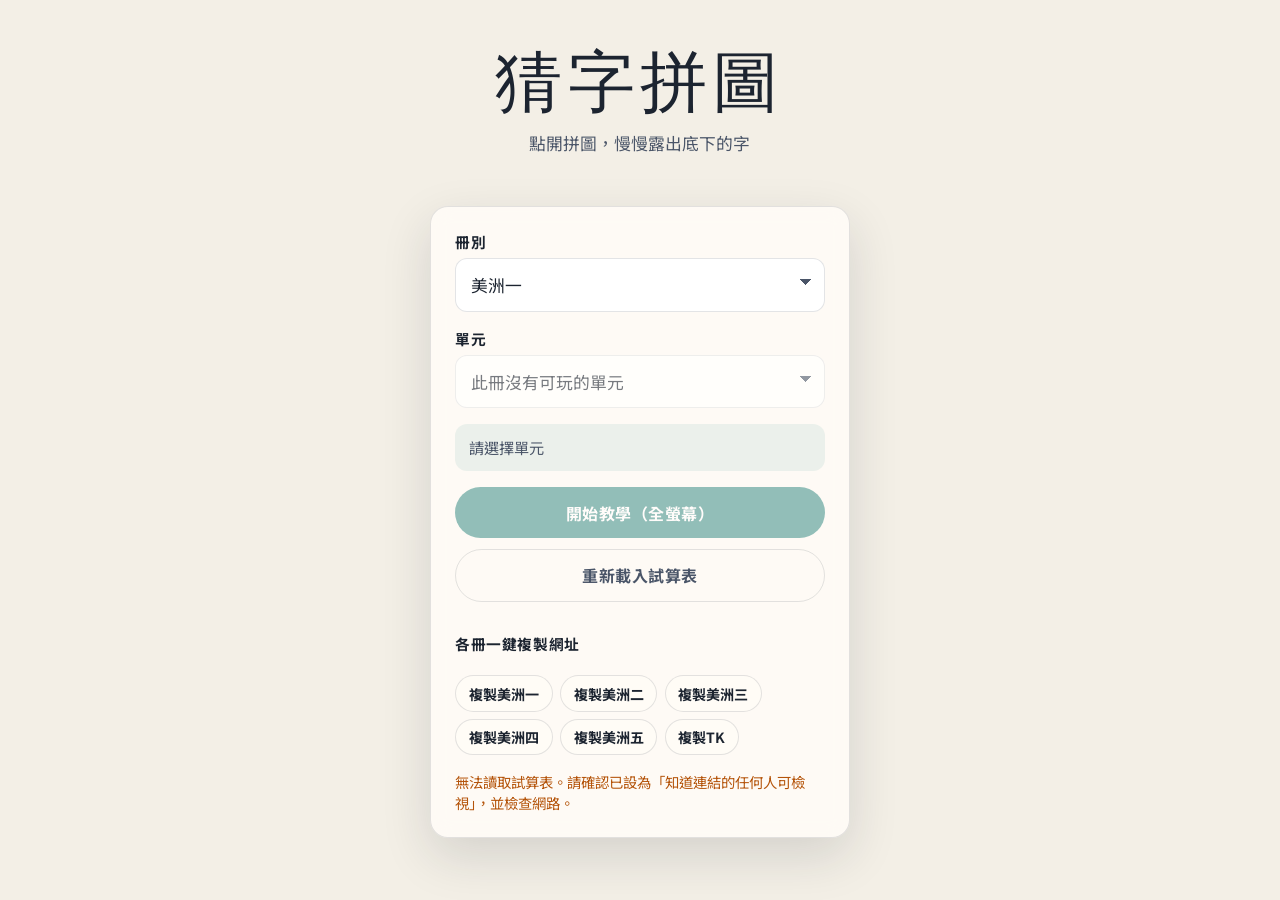
<file: index.html>
<!DOCTYPE html>
<html lang="zh-Hant">
<head>
  <meta charset="UTF-8" />
  <meta name="viewport" content="width=device-width, initial-scale=1, viewport-fit=cover" />
  <title>猜字拼圖</title>
  <link rel="preconnect" href="https://fonts.googleapis.com" />
  <link rel="preconnect" href="https://fonts.gstatic.com" crossorigin />
  <link href="https://fonts.googleapis.com/css2?family=Noto+Sans+TC:wght@400;500;700;900&display=swap" rel="stylesheet" />
  <link rel="stylesheet" href="styles.css?v=33" />
</head>
<body>
  <div class="bg-wash" aria-hidden="true"></div>

  <!-- 選單畫面 -->
  <main id="setup" class="screen setup-screen">
    <header class="brand">
      <p class="brand-mark">猜字拼圖</p>
      <p class="brand-sub">點開拼圖，慢慢露出底下的字</p>
    </header>

    <section class="setup-panel" aria-labelledby="setup-title">
      <h1 id="setup-title" class="visually-hidden">選擇單元</h1>

      <label class="field">
        <span class="field-label">冊別</span>
        <select id="book-select" disabled>
          <option value="">讀取中…</option>
        </select>
      </label>

      <label class="field">
        <span class="field-label">單元</span>
        <select id="unit-select" disabled>
          <option value="">請先選擇冊別</option>
        </select>
      </label>

      <p id="preview" class="preview" aria-live="polite"></p>

      <div class="setup-actions">
        <button id="start-btn" class="btn btn-primary" type="button" disabled>
          開始教學（全螢幕）
        </button>
        <button id="reload-btn" class="btn btn-ghost" type="button">重新載入試算表</button>
      </div>

      <div class="book-links" aria-label="各冊直接進入網址">
        <p class="field-label">各冊一鍵複製網址</p>
        <div id="book-link-list" class="book-link-list"></div>
      </div>

      <p id="status" class="status" role="status"></p>
    </section>
  </main>

  <!-- 教學全螢幕 -->
  <section id="teach" class="screen teach-screen" hidden>
    <header class="teach-bar">
      <div class="teach-bar-left">
        <button id="menu-btn" class="btn btn-ghost teach-menu-btn" type="button">回選單</button>
        <div class="teach-meta">
          <span id="teach-unit" class="chip"></span>
          <span id="teach-progress" class="chip chip-muted"></span>
        </div>
      </div>
    </header>

    <div class="teach-body">
      <div class="stage-wrap">
        <div id="board" class="board" aria-label="猜字拼圖板">
          <div id="char-layer" class="char-layer" aria-hidden="true">
            <span class="char-base">永</span>
            <span class="char-radical">永</span>
          </div>
          <div id="tiles" class="tiles" role="group" aria-label="拼圖片"></div>
        </div>
        <p id="hint" class="hint">點選彩色拼圖，露出底下的字</p>
      </div>

      <aside class="teach-actions" aria-label="教學操作">
        <button id="next-btn" class="btn btn-primary" type="button">下一字</button>
        <button id="reveal-btn" class="btn btn-soft" type="button">全部揭開</button>
        <div class="auto-reveal-group">
          <button id="auto-reveal-btn" class="btn btn-soft" type="button">自動依序揭開</button>
          <button id="stop-auto-btn" class="btn btn-ghost" type="button" hidden>關閉自動</button>
          <label class="speed-stick" for="reveal-speed">
            <span class="speed-end" aria-hidden="true">慢</span>
            <input
              id="reveal-speed"
              type="range"
              min="1"
              max="10"
              value="4"
              step="1"
              aria-label="揭開速度"
            />
            <span class="speed-end" aria-hidden="true">快</span>
          </label>
        </div>
        <div id="fab-stack" class="teach-side-tools">
          <button id="vocab-btn" class="btn btn-soft teach-tool-btn" type="button">常用語詞</button>
          <button id="term-pool-fab" class="btn btn-soft teach-tool-btn teach-tool-pool" type="button">語詞庫（0）</button>
        </div>
        <button id="exit-btn" class="btn btn-ghost" type="button" aria-pressed="false">進入全螢幕</button>
      </aside>
    </div>

    <div id="answer-toast" class="answer-toast" hidden>
      <span>答案是</span>
      <strong id="answer-char"></strong>
    </div>

    <div id="done-overlay" class="done-overlay" hidden>
      <canvas id="confetti-canvas" class="confetti-canvas" aria-hidden="true"></canvas>
      <div class="celebrate-panel">
        <div class="celebrate-banner" role="status">
          <p class="celebrate-text">You did it</p>
        </div>
        <div class="celebrate-actions">
          <button id="prev-unit-btn" class="btn btn-soft" type="button">上一單元</button>
          <button id="replay-unit-btn" class="btn btn-primary" type="button">再一次</button>
          <button id="next-unit-btn" class="btn btn-soft" type="button">下一單元</button>
        </div>
        <button id="term-pool-btn" class="btn btn-soft celebrate-pool" type="button">語詞庫（0）</button>
        <button id="done-menu-btn" class="btn btn-ghost celebrate-menu" type="button">回主選單</button>
      </div>
    </div>

    <aside id="vocab-panel" class="vocab-panel" hidden>
      <header class="vocab-panel-head">
        <div>
          <p class="vocab-panel-title">常用語詞</p>
          <p id="vocab-panel-sub" class="vocab-panel-sub">含「—」的語詞</p>
        </div>
        <button id="vocab-close-btn" class="btn btn-ghost" type="button">關閉</button>
      </header>
      <p id="vocab-status" class="vocab-status" role="status"></p>
      <div id="vocab-list" class="vocab-list"></div>
    </aside>
  </section>

  <script src="app.js?v=39"></script>
</body>
</html>
</file>
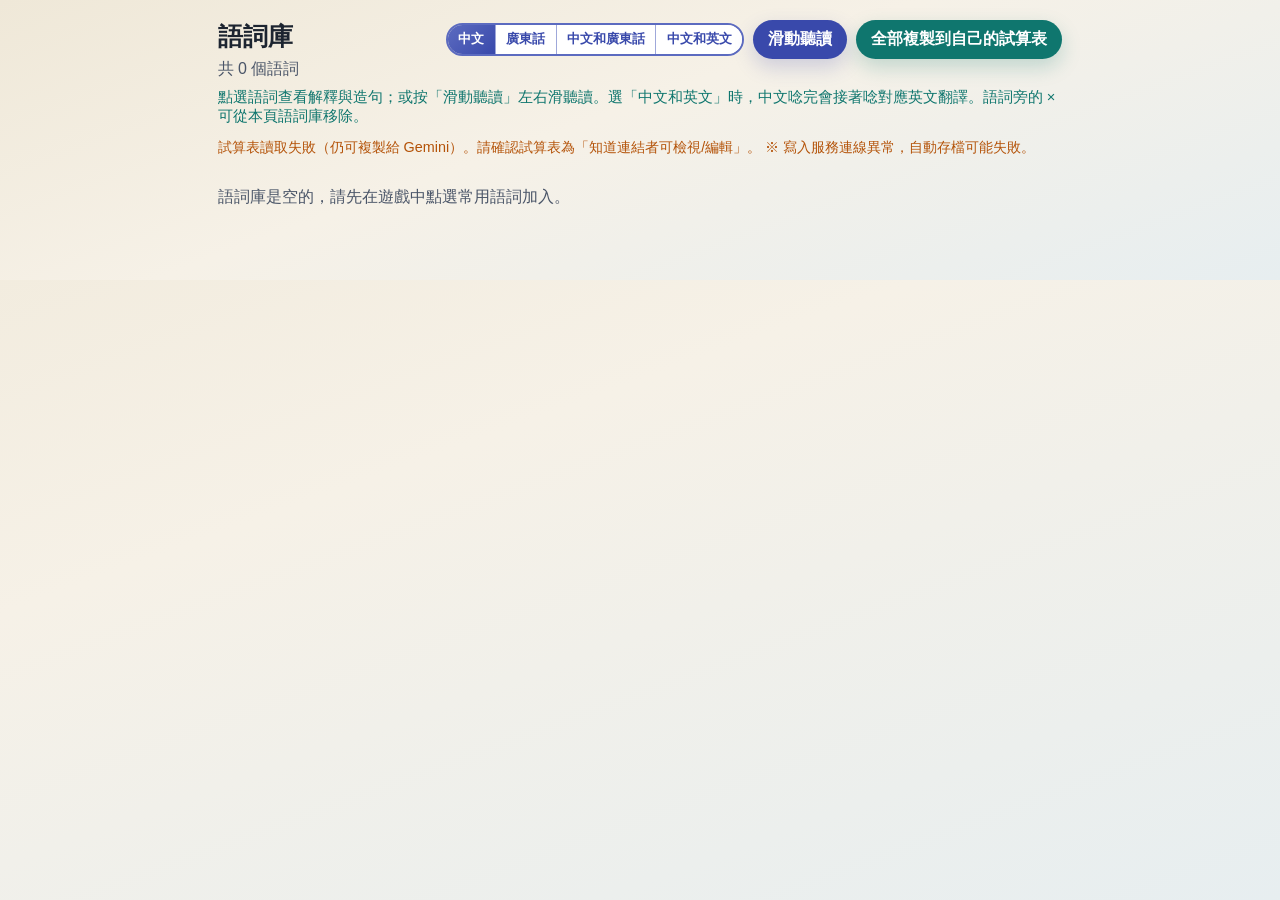
<file: term-pool.html>
<!DOCTYPE html>
<html lang="zh-Hant">
<head>
  <meta charset="UTF-8" />
  <meta name="viewport" content="width=device-width, initial-scale=1" />
  <title>語詞庫</title>
  <style>
    @font-face {
      font-family: "BpmfZihiKaiStd";
      src: url("fonts/BpmfZihiKaiStd/BpmfZihiKaiStd-Regular.ttf") format("truetype");
      font-display: block;
    }
    :root {
      --ink: #1c2430;
      --muted: #4a5568;
      --accent: #0f766e;
      --line: rgba(28, 36, 48, 0.12);
      --pane-bg: rgba(255, 252, 247, 0.96);
    }
    * { box-sizing: border-box; }
    html, body {
      margin: 0;
      min-height: 100%;
      font-family: "Noto Sans TC", "PingFang TC", "Microsoft JhengHei", sans-serif;
      color: var(--ink);
      background: linear-gradient(160deg, #efe8d8, #f6f1e7 45%, #e7eef0);
    }
    main {
      max-width: 880px;
      margin: 0 auto;
      padding: 1.25rem 1.1rem 2.5rem;
    }
    h1 { margin: 0 0 0.35rem; font-size: 1.55rem; }
    .page-head {
      display: flex;
      align-items: flex-start;
      justify-content: space-between;
      gap: 0.75rem;
      margin-bottom: 0.15rem;
      flex-wrap: wrap;
    }
    .page-head-text { min-width: 0; flex: 1; }
    .copy-all-btn {
      flex: 0 0 auto;
      border: 0;
      border-radius: 999px;
      padding: 0.55rem 0.95rem;
      font: inherit;
      font-weight: 700;
      cursor: pointer;
      background: var(--accent);
      color: #fff;
      white-space: nowrap;
      box-shadow: 0 8px 20px rgba(15, 118, 110, 0.22);
    }
    .copy-all-btn:hover { filter: brightness(1.05); }
    .copy-all-btn:disabled {
      opacity: 0.55;
      cursor: default;
      filter: none;
    }
    .sub { margin: 0 0 0.4rem; color: var(--muted); }
    .hint { margin: 0 0 0.75rem; color: var(--accent); font-size: 0.92rem; }
    .status { margin: 0 0 0.85rem; min-height: 1.2rem; color: #b45309; font-size: 0.9rem; }
    .actions button {
      border: 0;
      border-radius: 999px;
      padding: 0.5rem 0.85rem;
      font: inherit;
      font-weight: 700;
      cursor: pointer;
    }
    .actions .primary {
      background: var(--accent);
      color: #fff;
    }
    .actions .ghost {
      background: transparent;
      border: 1px solid var(--line);
      color: var(--muted);
    }
    .list {
      display: flex;
      flex-wrap: wrap;
      gap: 0.55rem;
      margin-bottom: 1rem;
    }
    .term {
      position: relative;
      display: inline-flex;
      align-items: center;
      gap: 0.35rem;
      font-family: "BpmfZihiKaiStd", "標楷體", serif;
      font-size: 1.4rem;
      font-weight: 400;
      line-height: 1.85;
      padding: 0.45rem 0.35rem 0.3rem 0.75rem;
      border-radius: 12px;
      background: var(--pane-bg);
      border: 1px solid var(--line);
      box-shadow: 0 8px 24px rgba(28,36,48,0.08);
      color: inherit;
    }
    .term:hover { border-color: var(--accent); transform: translateY(-1px); }
    .term.active { background: #d7f0ec; border-color: var(--accent); }
    .term.saved { box-shadow: inset 0 0 0 2px rgba(15,118,110,0.35); }
    .term-label {
      cursor: pointer;
      padding-right: 0.15rem;
      border: 0;
      background: transparent;
      font: inherit;
      color: inherit;
    }
    .term-remove {
      flex-shrink: 0;
      width: 1.55rem;
      height: 1.55rem;
      border: 0;
      border-radius: 999px;
      background: rgba(28, 36, 48, 0.08);
      color: #6b7280;
      font: inherit;
      font-size: 1rem;
      line-height: 1;
      cursor: pointer;
      padding: 0;
    }
    .term-remove:hover {
      background: #fee2e2;
      color: #b91c1c;
    }
    .actions .danger {
      background: transparent;
      border: 1px solid #fca5a5;
      color: #b91c1c;
    }
    .actions .danger:hover {
      background: #fef2f2;
    }
    .empty { color: var(--muted); }
    .detail {
      display: none;
      border: 1px solid var(--line);
      border-radius: 14px;
      background: var(--pane-bg);
      padding: 0.9rem;
      box-shadow: 0 12px 30px rgba(28,36,48,0.08);
    }
    .detail.show { display: grid; gap: 0.7rem; }
    .detail-term-row {
      display: flex;
      align-items: center;
      gap: 0.45rem;
      flex-wrap: wrap;
    }
    .detail h2 {
      margin: 0;
      font-family: "BpmfZihiKaiStd", "標楷體", serif;
      font-size: 1.65rem;
      font-weight: 400;
      line-height: 1.75;
    }
    .source { margin: 0; color: var(--muted); font-size: 0.86rem; }
    .fields { display: grid; gap: 0.5rem; }
    .field {
      display: grid;
      gap: 0.12rem;
      padding: 0.5rem 0.6rem;
      border-radius: 10px;
      background: rgba(15, 118, 110, 0.06);
    }
    .field-head {
      display: flex;
      align-items: center;
      justify-content: space-between;
      gap: 0.4rem;
    }
    .field .label {
      font-size: 0.76rem;
      font-weight: 700;
      color: var(--accent);
      letter-spacing: 0.04em;
    }
    .field .value { font-size: 0.96rem; line-height: 1.5; white-space: pre-wrap; }
    .field .value-zh {
      font-family: "BpmfZihiKaiStd", "標楷體", serif;
      line-height: 1.95;
      font-size: 1.15rem;
    }
    .tts-btn {
      flex: 0 0 auto;
      border: 1px solid var(--line);
      border-radius: 999px;
      width: 2rem;
      height: 2rem;
      padding: 0;
      background: #fff;
      cursor: pointer;
      font-size: 0.95rem;
      line-height: 1;
    }
    .tts-btn:hover { background: #e3f2fd; border-color: #90caf9; }
    .tts-btn:disabled {
      opacity: 0.35;
      cursor: default;
    }
    .voice-mode-controls {
      display: inline-flex;
      align-items: center;
      gap: 0;
      border-radius: 999px;
      overflow: hidden;
      border: 2px solid #5c6bc0;
      flex-shrink: 0;
    }
    .voice-mode-btn {
      padding: 0.4rem 0.65rem;
      border: none;
      font-size: 0.82rem;
      font-weight: 700;
      cursor: pointer;
      background: #fff;
      color: #3949ab;
      font-family: inherit;
      line-height: 1.2;
      white-space: nowrap;
    }
    .voice-mode-btn + .voice-mode-btn {
      border-left: 1px solid #9fa8da;
    }
    .voice-mode-btn.active {
      background: linear-gradient(135deg, #5c6bc0, #3949ab);
      color: #fff;
    }
    .voice-mode-btn:hover:not(.active) {
      background: #e8eaf6;
    }
    .page-head-actions {
      display: flex;
      flex-wrap: wrap;
      align-items: center;
      gap: 0.55rem;
      justify-content: flex-end;
    }
    .swipe-listen-btn {
      flex: 0 0 auto;
      border: 0;
      border-radius: 999px;
      padding: 0.55rem 0.95rem;
      font: inherit;
      font-weight: 700;
      cursor: pointer;
      background: #3949ab;
      color: #fff;
      white-space: nowrap;
      box-shadow: 0 8px 20px rgba(57, 73, 171, 0.22);
    }
    .swipe-listen-btn:hover { filter: brightness(1.05); }
    .swipe-listen-btn:disabled {
      opacity: 0.55;
      cursor: default;
      filter: none;
    }
    .swipe-album {
      position: fixed;
      inset: 0;
      z-index: 50;
      display: grid;
      grid-template-rows: auto 1fr auto;
      background: linear-gradient(165deg, #1c2430 0%, #2a3544 55%, #1a222c 100%);
      color: #fff;
      touch-action: pan-y;
      user-select: none;
    }
    .swipe-album[hidden] { display: none !important; }
    .swipe-album-top {
      display: flex;
      align-items: center;
      justify-content: space-between;
      gap: 0.75rem;
      padding: 0.85rem 1rem;
      border-bottom: 1px solid rgba(255, 255, 255, 0.12);
    }
    .swipe-album-meta {
      min-width: 0;
      flex: 1;
    }
    .swipe-album-label {
      margin: 0;
      font-size: 0.92rem;
      font-weight: 700;
      letter-spacing: 0.04em;
      color: #a5b4fc;
    }
    .swipe-album-progress {
      margin: 0.2rem 0 0;
      font-size: 0.85rem;
      color: rgba(255, 255, 255, 0.65);
    }
    .swipe-album-close {
      border: 1px solid rgba(255, 255, 255, 0.28);
      border-radius: 999px;
      background: transparent;
      color: #fff;
      font: inherit;
      font-weight: 700;
      padding: 0.45rem 0.9rem;
      cursor: pointer;
    }
    .swipe-album-stage {
      position: relative;
      display: grid;
      place-items: center;
      padding: 1.25rem 1.4rem;
      overflow: hidden;
      cursor: grab;
    }
    .swipe-album-stage:active { cursor: grabbing; }
    .swipe-album-card {
      max-width: min(96vw, 1100px);
      text-align: center;
      font-family: "BpmfZihiKaiStd", "標楷體", serif;
      font-size: clamp(2rem, 6.5vw, 4.2rem);
      font-weight: 400;
      line-height: 2.05;
      letter-spacing: 0.04em;
      transition: transform 180ms ease, opacity 180ms ease;
      will-change: transform, opacity;
    }
    /* 語詞：長寬約 2 倍 */
    .swipe-album-card.is-term {
      font-size: clamp(4rem, 13vw, 8.4rem);
      line-height: 2.1;
      letter-spacing: 0.08em;
    }
    /* 解釋／短句／長句：長寬約 1.5 倍 */
    .swipe-album-card.is-sentence {
      font-size: clamp(3rem, 9.75vw, 6.3rem);
      line-height: 2.05;
      letter-spacing: 0.06em;
    }
    .swipe-album-card.swipe-out-left {
      transform: translateX(-28%) scale(0.96);
      opacity: 0;
    }
    .swipe-album-card.swipe-out-right {
      transform: translateX(28%) scale(0.96);
      opacity: 0;
    }
    .swipe-album-card.swipe-in {
      animation: swipeCardIn 220ms ease both;
    }
    @keyframes swipeCardIn {
      from { opacity: 0; transform: translateY(10px) scale(0.98); }
      to { opacity: 1; transform: none; }
    }
    .swipe-album-bottom {
      display: flex;
      align-items: center;
      justify-content: center;
      gap: 0.75rem;
      padding: 0.85rem 1rem 1.25rem;
      border-top: 1px solid rgba(255, 255, 255, 0.12);
    }
    .swipe-nav-btn {
      border: 1px solid rgba(255, 255, 255, 0.28);
      border-radius: 999px;
      background: rgba(255, 255, 255, 0.08);
      color: #fff;
      font: inherit;
      font-weight: 700;
      padding: 0.55rem 1.1rem;
      cursor: pointer;
    }
    .swipe-nav-btn:disabled {
      opacity: 0.35;
      cursor: default;
    }
    .swipe-album-hint {
      margin: 0;
      font-size: 0.82rem;
      color: rgba(255, 255, 255, 0.55);
      text-align: center;
    }
    .speak-stage {
      position: fixed;
      inset: 0;
      z-index: 40;
      display: grid;
      place-items: center;
      padding: 1.5rem;
      background: rgba(28, 36, 48, 0.42);
      backdrop-filter: blur(3px);
      opacity: 0;
      pointer-events: none;
      transition: opacity 180ms ease;
    }
    .speak-stage.show {
      opacity: 1;
      pointer-events: auto;
    }
    .speak-stage-card {
      max-width: min(920px, 94vw);
      max-height: min(85vh, 780px);
      overflow: auto;
      padding: 2.2rem 1.8rem 1.6rem;
      border-radius: 18px;
      background: rgba(255, 252, 247, 0.98);
      border: 1px solid var(--line);
      box-shadow: 0 24px 60px rgba(28, 36, 48, 0.28);
      text-align: center;
      animation: speakPop 220ms ease both;
    }
    .speak-stage-card.zh {
      font-family: "BpmfZihiKaiStd", "標楷體", serif;
      font-size: clamp(2.4rem, 7vw, 4.6rem);
      font-weight: 400;
      line-height: 2.45;
      letter-spacing: 0.06em;
      padding-top: 2.6rem; /* 留給注音，避免被裁切 */
    }
    .speak-stage-card.zh .zh-cluster {
      font-family: inherit;
      font-size: inherit;
      line-height: inherit;
      display: inline-block;
      padding: 0.15em 0.02em;
      vertical-align: baseline;
    }
    .speak-stage-card.en {
      font-family: "Noto Sans TC", "PingFang TC", "Helvetica Neue", sans-serif;
      font-size: clamp(1.8rem, 5vw, 3.2rem);
      font-weight: 700;
      line-height: 1.45;
    }
    @keyframes speakPop {
      from { opacity: 0; transform: scale(0.92) translateY(10px); }
      to { opacity: 1; transform: scale(1) translateY(0); }
    }
    #geminiPaste {
      width: 100%;
      min-height: 84px;
      padding: 0.65rem;
      border: 1px solid var(--line);
      border-radius: 10px;
      font: inherit;
      resize: vertical;
    }
    .actions { display: flex; flex-wrap: wrap; gap: 0.45rem; }
    .gemini-help {
      margin: 0.35rem 0 0;
      color: var(--muted);
      font-size: 0.88rem;
      line-height: 1.45;
    }
  </style>
</head>
<body>
  <main>
      <div class="page-head">
        <div class="page-head-text">
          <h1>語詞庫</h1>
          <p id="sub" class="sub">共 0 個語詞</p>
        </div>
        <div class="page-head-actions">
          <span class="voice-mode-controls" id="voiceModeControls" title="朗讀語言">
            <button type="button" class="voice-mode-btn active" data-mode="zh">中文</button>
            <button type="button" class="voice-mode-btn" data-mode="yue">廣東話</button>
            <button type="button" class="voice-mode-btn" data-mode="both">中文和廣東話</button>
            <button type="button" class="voice-mode-btn" data-mode="zh_en">中文和英文</button>
          </span>
          <button id="swipeListenBtn" class="swipe-listen-btn" type="button" title="全螢幕左右滑聽中文語詞與句子">
            滑動聽讀
          </button>
          <button id="copyAllBtn" class="copy-all-btn" type="button" title="複製本頁語詞的 A～K 欄，可貼到自己的試算表">
            全部複製到自己的試算表
          </button>
        </div>
      </div>
      <p class="hint">點選語詞查看解釋與造句；或按「滑動聽讀」左右滑聽讀。選「中文和英文」時，中文唸完會接著唸對應英文翻譯。語詞旁的 × 可從本頁語詞庫移除。</p>

      <p id="status" class="status"></p>
      <div id="list" class="list"></div>

      <section id="detail" class="detail">
        <div class="detail-term-row">
          <h2 id="detailTerm"></h2>
          <button id="detailTermSpeak" class="tts-btn" type="button" title="朗讀語詞" hidden>🔊</button>
        </div>
        <p id="detailSource" class="source"></p>
        <div id="fields" class="fields"></div>
        <div id="geminiBox" hidden>
          <label for="geminiPaste"><strong>貼上 Gemini 回覆</strong>（一行，欄位用 # 分隔）</label>
          <textarea id="geminiPaste" placeholder="語詞#解釋#解釋英#短句1#短句1英#短句2#短句2英#長句1#長句1英#長句2#長句2英"></textarea>
          <div class="actions">
            <button id="askGeminiBtn" class="primary" type="button">複製給 Gemini</button>
            <button id="toneozBtn" class="ghost" type="button">去澳聲通校正注音</button>
            <button id="saveSheetBtn" class="primary" type="button">覆蓋回試算表</button>
            <button id="removePoolBtn" class="danger" type="button">從語詞庫移除</button>
          </div>
          <p class="gemini-help">
            若要修改句子，可貼上新內容後按「覆蓋回試算表」更新原資料。
            若跳出的 Gemini 視窗裡沒有指令，請按「複製給 Gemini」，再到 Gemini 視窗貼上送出。
          </p>
        </div>
      </section>
  </main>

  <div id="speakStage" class="speak-stage" hidden>
    <div id="speakStageCard" class="speak-stage-card zh" role="status" aria-live="polite"></div>
  </div>

  <div id="swipeAlbum" class="swipe-album" hidden>
    <div class="swipe-album-top">
      <div class="swipe-album-meta">
        <p id="swipeAlbumLabel" class="swipe-album-label">語詞</p>
        <p id="swipeAlbumProgress" class="swipe-album-progress">0 / 0</p>
      </div>
      <button id="swipeAlbumClose" class="swipe-album-close" type="button">關閉</button>
    </div>
    <div id="swipeAlbumStage" class="swipe-album-stage">
      <div id="swipeAlbumCard" class="swipe-album-card" role="status" aria-live="polite"></div>
    </div>
    <div class="swipe-album-bottom">
      <button id="swipeAlbumPrev" class="swipe-nav-btn" type="button">上一句</button>
      <p class="swipe-album-hint">右→左滑下一句 · 點文字重播</p>
      <button id="swipeAlbumNext" class="swipe-nav-btn" type="button">下一句</button>
    </div>
  </div>

  <script>
    const GEMINI_URL = "https://gemini.google.com/app";
    const SEND_TO_GEMINI_ID = "gklmoobnblcdiglifjmdilofgndghmml";
    const STORAGE_KEY = "wordpuzzle-term-pool";
    const SCRIPT_URL =
      "https://script.google.com/macros/s/AKfycbwyMiNBZn6HPuxdHSHKFHfGAQrLeuODLEQgupD3cD5rUXu-IczsZ-KSHxv9P5mao8BdTQ/exec";
    const BANK_SHEET_ID = "12tOoECKZELXUdhrJzTQP3h0DgDmS4oM80DdIvIGLpGM";
    const BANK_GID = "257311027";

    const FIELD_LABELS = [
      "語詞", "解釋", "解釋英", "短句1", "短句1英", "短句2", "短句2英",
      "長句1", "長句1英", "長句2", "長句2英",
    ];

    let geminiWin = null;
    let askLock = false;
    /** plainKey → 試算表 A 欄原文（僅索引，不含 B–K） */
    let bankIndex = new Map();
    /** plainKey → 完整 A–K（點選後才載入） */
    let bankDetails = new Map();
    let currentTerm = "";
    let currentCols = null;
    let currentPrompt = "";
    const GEMINI_WIN_NAME = "wordpuzzleGemini";

    const els = {
      status: document.getElementById("status"),
      list: document.getElementById("list"),
      sub: document.getElementById("sub"),
      detail: document.getElementById("detail"),
      detailTerm: document.getElementById("detailTerm"),
      detailTermSpeak: document.getElementById("detailTermSpeak"),
      detailSource: document.getElementById("detailSource"),
      fields: document.getElementById("fields"),
      geminiBox: document.getElementById("geminiBox"),
      geminiPaste: document.getElementById("geminiPaste"),
      askGeminiBtn: document.getElementById("askGeminiBtn"),
      toneozBtn: document.getElementById("toneozBtn"),
      saveSheetBtn: document.getElementById("saveSheetBtn"),
      removePoolBtn: document.getElementById("removePoolBtn"),
      copyAllBtn: document.getElementById("copyAllBtn"),
      swipeListenBtn: document.getElementById("swipeListenBtn"),
      speakStage: document.getElementById("speakStage"),
      speakStageCard: document.getElementById("speakStageCard"),
      swipeAlbum: document.getElementById("swipeAlbum"),
      swipeAlbumLabel: document.getElementById("swipeAlbumLabel"),
      swipeAlbumProgress: document.getElementById("swipeAlbumProgress"),
      swipeAlbumClose: document.getElementById("swipeAlbumClose"),
      swipeAlbumStage: document.getElementById("swipeAlbumStage"),
      swipeAlbumCard: document.getElementById("swipeAlbumCard"),
      swipeAlbumPrev: document.getElementById("swipeAlbumPrev"),
      swipeAlbumNext: document.getElementById("swipeAlbumNext"),
    };

    /** 滑動聽讀主畫面：語詞、解釋、短句、長句（英文對照另存 enText） */
    const ZH_FIELD_INDICES = [0, 1, 3, 5, 7, 9];
    /** 中文欄 → 對應英文欄（語詞無英文） */
    const ZH_EN_PAIR = { 1: 2, 3: 4, 5: 6, 7: 8, 9: 10 };

    function plainTerm(term) {
      return String(term || "")
        .replace(/[\uFE00-\uFE0F]/g, "")
        .replace(/[\u{E0100}-\u{E01EF}]/gu, "")
        .replace(/[\u200B-\u200D\uFEFF]/g, "")
        .trim();
    }

    function buildPrompt(term) {
      const word = plainTerm(term);
      return (
        "你是一位中文老師要備課語詞造句練習，不用注音。" +
        "並且要把查詢結果貼回試算表A~K列，所以欄位都用#隔開。" +
        "A語詞、B解釋、C解釋英、D短句1、E短句1英、F短句2、G短句2英、H長句1、I長句1英、J長句2、K長句2英。" +
        `語詞是"${word}"。` +
        "請只輸出一行，共11個欄位，用#分隔；A欄必須是該語詞本身，不要標題、不要換行。"
      );
    }

    function bankKey(term) {
      return plainTerm(term);
    }

    async function copyText(text) {
      try {
        if (navigator.clipboard?.writeText) {
          await navigator.clipboard.writeText(text);
          return true;
        }
      } catch (e) {}
      try {
        const ta = document.createElement("textarea");
        ta.value = text;
        ta.setAttribute("readonly", "");
        ta.style.position = "fixed";
        ta.style.left = "-9999px";
        document.body.appendChild(ta);
        ta.select();
        const ok = document.execCommand("copy");
        document.body.removeChild(ta);
        return ok;
      } catch (e) {
        return false;
      }
    }

    /** 沒有擴充功能時，只開／重用一個 Gemini（同分頁名稱，不另開多個） */
    function openGeminiFallback() {
      if (geminiWin && !geminiWin.closed) {
        try {
          geminiWin.focus();
        } catch (e) {}
        return geminiWin;
      }
      geminiWin = window.open(GEMINI_URL, GEMINI_WIN_NAME);
      return geminiWin;
    }

    function trySendToGeminiExtension(prompt) {
      return new Promise((resolve) => {
        let settled = false;
        const done = (result) => {
          if (settled) return;
          settled = true;
          resolve(result);
        };
        try {
          if (!window.chrome?.runtime?.sendMessage) {
            done({ sent: false, noExtension: true });
            return;
          }
          chrome.runtime.sendMessage(
            SEND_TO_GEMINI_ID,
            { type: "autofill", prompt, autoSubmit: true },
            (response) => {
              if (chrome.runtime.lastError) {
                done({ sent: false, noExtension: true });
                return;
              }
              done({
                sent: !!(response && response.success !== false),
                noExtension: false,
              });
            }
          );
          // 逾時：擴充功能可能仍在開 Gemini，不要再另開空視窗
          setTimeout(() => done({ sent: false, noExtension: false }), 2000);
        } catch (e) {
          done({ sent: false, noExtension: true });
        }
      });
    }

    function parseCsv(text) {
      const rows = [];
      let row = [];
      let cell = "";
      let inQuotes = false;
      for (let i = 0; i < text.length; i++) {
        const ch = text[i];
        const next = text[i + 1];
        if (inQuotes) {
          if (ch === '"' && next === '"') {
            cell += '"';
            i++;
          } else if (ch === '"') {
            inQuotes = false;
          } else {
            cell += ch;
          }
          continue;
        }
        if (ch === '"') inQuotes = true;
        else if (ch === ",") {
          row.push(cell);
          cell = "";
        } else if (ch === "\n") {
          row.push(cell);
          rows.push(row);
          row = [];
          cell = "";
        } else if (ch !== "\r") {
          cell += ch;
        }
      }
      if (cell.length || row.length) {
        row.push(cell);
        rows.push(row);
      }
      return rows;
    }

    function gvizCsvUrl(tq) {
      const base = `https://docs.google.com/spreadsheets/d/${BANK_SHEET_ID}/gviz/tq?tqx=out:csv&gid=${BANK_GID}`;
      return tq ? `${base}&tq=${encodeURIComponent(tq)}` : base;
    }

    function escapeGvizString(s) {
      return String(s || "").replace(/\\/g, "\\\\").replace(/'/g, "''");
    }

    function normalizeBankCols(row, rawFallback) {
      const cols = (row || []).slice(0, 11).map((c) => String(c || "").trim());
      while (cols.length < 11) cols.push("");
      const rawTerm = String(cols[0] || rawFallback || "").trim();
      cols[0] = rawTerm;
      return cols;
    }

    /** 只讀 A 欄，建立「哪些語詞已建檔」索引 */
    async function loadBankIndexFromSheet() {
      const res = await fetch(gvizCsvUrl("select A"), { cache: "no-store" });
      if (!res.ok) throw new Error(`讀取語詞庫失敗 HTTP ${res.status}`);
      const rows = parseCsv(await res.text());
      const index = new Map();
      for (let i = 0; i < rows.length; i++) {
        const rawTerm = String((rows[i] && rows[i][0]) || "").trim();
        const key = plainTerm(rawTerm);
        if (!key || key === "語詞") continue;
        index.set(key, rawTerm);
      }
      bankIndex = index;
      // 清掉已不在表上的快取
      for (const k of [...bankDetails.keys()]) {
        if (!bankIndex.has(k)) bankDetails.delete(k);
      }
      markSavedTerms();
      return index;
    }

    /** 依 A 欄原文載入該列 A–K */
    async function loadBankDetailFromSheet(rawTerm) {
      const term = String(rawTerm || "").trim();
      if (!term) return null;
      const tq = `select A,B,C,D,E,F,G,H,I,J,K where A = '${escapeGvizString(term)}'`;
      const res = await fetch(gvizCsvUrl(tq), { cache: "no-store" });
      if (!res.ok) throw new Error(`讀取語詞列失敗 HTTP ${res.status}`);
      const rows = parseCsv(await res.text());
      const want = plainTerm(term);
      for (let i = 0; i < rows.length; i++) {
        const cols = normalizeBankCols(rows[i], term);
        const key = plainTerm(cols[0]);
        if (!key || key === "語詞") continue;
        if (key === want) return cols;
      }
      return null;
    }

    function rememberBankRow(cols) {
      const row = normalizeBankCols(cols);
      const key = bankKey(row[0]);
      if (!key) return key;
      bankIndex.set(key, row[0]);
      bankDetails.set(key, row);
      markSavedTerms();
      return key;
    }

    function tsvCell(value) {
      const s = String(value == null ? "" : value);
      if (/[\t\n\r"]/.test(s)) {
        return `"${s.replace(/"/g, '""')}"`;
      }
      return s;
    }

    function rowsToTsv(rows) {
      return rows.map((row) => row.map(tsvCell).join("\t")).join("\n");
    }

    /** 一次拉回整表 A–K，供「全部複製」使用（不影響平常懶載入） */
    async function loadAllBankRowsFromSheet() {
      const res = await fetch(
        gvizCsvUrl("select A,B,C,D,E,F,G,H,I,J,K"),
        { cache: "no-store" }
      );
      if (!res.ok) throw new Error(`讀取語詞庫失敗 HTTP ${res.status}`);
      const rows = parseCsv(await res.text());
      const map = new Map();
      for (let i = 0; i < rows.length; i++) {
        const cols = normalizeBankCols(rows[i]);
        const key = plainTerm(cols[0]);
        if (!key || key === "語詞") continue;
        map.set(key, cols);
        bankIndex.set(key, cols[0]);
        bankDetails.set(key, cols);
      }
      markSavedTerms();
      return map;
    }

    async function copyAllPoolToClipboard() {
      const terms = loadPoolTerms();
      if (!terms.length) {
        throw new Error("語詞庫是空的，請先在遊戲中加入語詞。");
      }
      els.copyAllBtn.disabled = true;
      els.status.textContent = "正在整理本頁語詞的 A～K…";
      const allRows = await loadAllBankRowsFromSheet();
      const out = [FIELD_LABELS.slice()];
      let hit = 0;
      let missing = 0;
      for (const term of terms) {
        const key = bankKey(term);
        const fromBank = allRows.get(key);
        if (fromBank) {
          out.push(fromBank.slice(0, 11));
          hit += 1;
        } else {
          const row = normalizeBankCols([term]);
          out.push(row);
          missing += 1;
        }
      }
      const text = rowsToTsv(out);
      const ok = await copyText(text);
      if (!ok) throw new Error("複製失敗，請再試一次。");
      els.status.textContent =
        missing > 0
          ? `已複製 ${hit} 筆完整資料（另 ${missing} 筆尚未建檔，僅含語詞）。請到自己的試算表貼上。`
          : `已複製 ${hit} 筆 A～K（含標題列）。請到自己的試算表貼上。`;
    }

    function markSavedTerms() {
      document.querySelectorAll(".term").forEach((btn) => {
        const key = bankKey(btn.dataset.term || "");
        btn.classList.toggle("saved", bankIndex.has(key));
      });
    }

    function loadPoolTerms() {
      try {
        // 有寫過 localStorage（含空陣列 []）就以它為準，避免 session 舊資料蓋回
        let raw = localStorage.getItem(STORAGE_KEY);
        if (raw === null) raw = sessionStorage.getItem(STORAGE_KEY);
        const parsed = raw ? JSON.parse(raw) : [];
        return Array.isArray(parsed) ? parsed.filter(Boolean) : [];
      } catch {
        return [];
      }
    }

    function savePoolTerms(terms) {
      const list = Array.isArray(terms) ? terms.filter(Boolean) : [];
      try {
        localStorage.setItem(STORAGE_KEY, JSON.stringify(list));
        sessionStorage.setItem(STORAGE_KEY, JSON.stringify(list));
      } catch (e) {}
      return list;
    }

    /** 網址 ?q= / ?term= / ?word= 指定要直接開啟的語詞 */
    function termFromUrl() {
      const params = new URLSearchParams(window.location.search);
      const raw =
        params.get("q") ||
        params.get("term") ||
        params.get("word") ||
        "";
      return String(raw || "").trim();
    }

    function ensureTermInPool(terms, term) {
      const t = String(term || "").trim();
      if (!t) return terms;
      const key = bankKey(t);
      if (terms.some((x) => bankKey(x) === key)) return terms;
      const next = terms.concat(t);
      savePoolTerms(next);
      return next;
    }

    function hideDetail() {
      currentTerm = "";
      currentCols = null;
      currentPrompt = "";
      els.detail.classList.remove("show");
      els.fields.innerHTML = "";
      els.geminiPaste.value = "";
      els.geminiBox.hidden = true;
      els.detailTerm.textContent = "";
      els.detailSource.textContent = "";
      els.detailTermSpeak.hidden = true;
    }

    function removeTermFromPool(term) {
      const key = bankKey(term);
      if (!key) return loadPoolTerms();
      const before = loadPoolTerms();
      const next = before.filter((x) => bankKey(x) !== key);
      if (next.length === before.length) {
        els.status.textContent = `找不到「${plainTerm(term)}」，可能已被移除。`;
        renderPool(next);
        return next;
      }
      savePoolTerms(next);
      // 再讀一次確認寫入成功，避免被其他分頁舊資料蓋回
      const verified = loadPoolTerms().filter((x) => bankKey(x) !== key);
      if (verified.length !== next.length) savePoolTerms(verified);
      if (bankKey(currentTerm) === key) hideDetail();
      renderPool(verified);
      markSavedTerms();
      els.status.textContent = `已從語詞庫移除「${plainTerm(term)}」（試算表資料仍保留）。`;
      return verified;
    }

    async function selectTerm(term) {
      const t = String(term || "").trim();
      if (!t) return;
      document.querySelectorAll(".term").forEach((b) => {
        b.classList.toggle("active", bankKey(b.dataset.term || "") === bankKey(t));
      });
      const activeBtn = [...document.querySelectorAll(".term")].find(
        (b) => bankKey(b.dataset.term || "") === bankKey(t)
      );
      if (activeBtn) {
        try {
          activeBtn.scrollIntoView({ block: "nearest", behavior: "smooth" });
        } catch (e) {}
      }

      const key = bankKey(t);
      if (bankIndex.has(key)) {
        let cols = bankDetails.get(key);
        if (!cols) {
          els.status.textContent = `正在載入「${plainTerm(t)}」…`;
          try {
            cols = await loadBankDetailFromSheet(bankIndex.get(key));
            if (cols) bankDetails.set(key, cols);
          } catch (err) {
            console.error(err);
            els.status.textContent = `載入失敗：${err.message}`;
            return;
          }
        }
        if (cols && cols.slice(1).some((c) => String(c || "").trim())) {
          showDetail(t, cols, "來源：試算表（可修改後再覆蓋）", false);
          els.status.textContent = `已載入「${plainTerm(t)}」。若要更新，可複製給 Gemini 後貼回並覆蓋。`;
          currentPrompt = "";
          return;
        }
      }
      showDetail(t, null, "試算表尚無此語詞，請用 Gemini 生成後貼上儲存", true);
      els.status.textContent = `「${plainTerm(t)}」尚未建檔。`;
      await askGemini(t);
    }

    /** 朗讀語言：中文／廣東話／中文+廣東話／中文+英文 */
    const SPEAK_LANG_KEY = "wordpuzzle-speak-lang";
    const SPEAK_LANG_KEY_LEGACY = "dictation_exam_speak_lang";
    let speakLangMode = "zh"; // zh | yue | both | zh_en
    try {
      const saved =
        localStorage.getItem(SPEAK_LANG_KEY) ||
        localStorage.getItem(SPEAK_LANG_KEY_LEGACY);
      if (
        saved === "zh" ||
        saved === "yue" ||
        saved === "both" ||
        saved === "zh_en"
      ) {
        speakLangMode = saved;
      }
    } catch (_) {}

    function normalizeEnText(text) {
      return String(text || "")
        .replace(/（空）/g, "")
        .replace(/[\u200B-\u200D\uFEFF]/g, "")
        .trim();
    }

    function pairedEnglishFromCols(cols, zhIndex) {
      const enIdx = ZH_EN_PAIR[zhIndex];
      if (enIdx == null || !cols) return "";
      return normalizeEnText(cols[enIdx]);
    }

    function voiceNameHas(v, ...needles) {
      const n = ((v && v.name) || "").toLowerCase();
      return needles.some((x) => n.includes(String(x).toLowerCase()));
    }

    function pickVoiceZh() {
      if (!("speechSynthesis" in window)) return null;
      const voices = window.speechSynthesis.getVoices();
      if (!voices || !voices.length) return null;
      const zh = voices.filter((v) =>
        (v.lang || "").toLowerCase().startsWith("zh-tw")
      );
      if (zh.length) {
        const m = zh.find((v) => voiceNameHas(v, "美佳", "meijia"));
        return m || zh[0];
      }
      return (
        voices.find((v) => (v.lang || "").toLowerCase().startsWith("zh")) ||
        voices[0]
      );
    }

    /** 廣東話：Mac/iPad Sinji信佳 → Windows Szeto → Android/Chrome Google 廣東話 → zh-HK/yue */
    function pickVoiceYue() {
      if (!("speechSynthesis" in window)) return null;
      const voices = window.speechSynthesis.getVoices();
      if (!voices || !voices.length) return null;
      const byName = (...needles) => voices.find((v) => voiceNameHas(v, ...needles));
      let v = byName("sinji", "信佳");
      if (v) return v;
      v = byName("szeto");
      if (v) return v;
      v = byName("huihui");
      if (v) return v;
      v = voices.find((x) => {
        if (!voiceNameHas(x, "google")) return false;
        const l = (x.lang || "").toLowerCase();
        return (
          voiceNameHas(x, "cantonese", "廣東", "粤", "粵", "hong kong") ||
          l.includes("yue") ||
          l === "zh-hk" ||
          l.includes("hk")
        );
      });
      if (v) return v;
      v = byName("cantonese", "廣東話", "粤语", "粵語", "hiugaai", "hiu gaai");
      if (v) return v;
      const yueLang = voices.filter((x) => {
        const l = (x.lang || "").toLowerCase();
        return (
          l.startsWith("yue") ||
          l === "zh-hk" ||
          l.includes("yue") ||
          l === "zh-yue"
        );
      });
      if (yueLang.length) return yueLang[0];
      return null;
    }

    function pickVoiceEn() {
      if (!("speechSynthesis" in window)) return null;
      const voices = window.speechSynthesis.getVoices();
      if (!voices || !voices.length) return null;
      return (
        voices.find((v) => (v.lang || "").toLowerCase().startsWith("en-us")) ||
        voices.find((v) => (v.lang || "").toLowerCase().startsWith("en")) ||
        null
      );
    }

    function delayMs(ms) {
      return new Promise((resolve) => setTimeout(resolve, ms));
    }

    function speakOnce(text, lang, voice) {
      return new Promise((resolve) => {
        const u = new SpeechSynthesisUtterance(text);
        u.lang = lang;
        u.rate = 0.8;
        if (voice) u.voice = voice;
        u.onend = () => resolve();
        u.onerror = () => resolve();
        window.speechSynthesis.speak(u);
      });
    }

    function syncVoiceModeButtons() {
      const wrap = document.getElementById("voiceModeControls");
      if (!wrap) return;
      wrap.querySelectorAll(".voice-mode-btn").forEach((btn) => {
        btn.classList.toggle(
          "active",
          btn.getAttribute("data-mode") === speakLangMode
        );
      });
    }

    (function initVoiceModeControls() {
      const wrap = document.getElementById("voiceModeControls");
      if (!wrap) return;
      syncVoiceModeButtons();
      wrap.addEventListener("click", (e) => {
        const btn = e.target.closest(".voice-mode-btn");
        if (!btn) return;
        const mode = btn.getAttribute("data-mode");
        if (
          mode !== "zh" &&
          mode !== "yue" &&
          mode !== "both" &&
          mode !== "zh_en"
        ) {
          return;
        }
        speakLangMode = mode;
        try {
          localStorage.setItem(SPEAK_LANG_KEY, speakLangMode);
        } catch (_) {}
        syncVoiceModeButtons();
      });
    })();

    let speakHideTimer = null;
    let speakToken = 0;

    function stripIvs(text) {
      return String(text || "")
        .replace(/[\uFE00-\uFE0F]/g, "")
        .replace(/[\u{E0100}-\u{E01EF}]/gu, "")
        .replace(/[\u200B-\u200D\uFEFF]/g, "")
        .replace(/（空）/g, "")
        .trim();
    }

    function hideSpeakStage() {
      els.speakStage.classList.remove("show");
      if (speakHideTimer) clearTimeout(speakHideTimer);
      speakHideTimer = setTimeout(() => {
        els.speakStage.hidden = true;
        els.speakStageCard.textContent = "";
      }, 200);
    }

    /** 朗讀；opts.noStage 不跳放大層；opts.enText 供「中文和英文」接續 */
    function speak(text, isEnglish, opts) {
      if (!("speechSynthesis" in window)) return;
      const noStage = !!(opts && opts.noStage);
      const enFollow = normalizeEnText(opts && opts.enText);
      const display = String(text || "")
        .replace(/（空）/g, "")
        .replace(/[\u200B-\u200D\uFEFF]/g, "")
        .trim();
      const forSpeech = isEnglish ? display : stripIvs(display);
      if (!display || (!isEnglish && !forSpeech)) return;
      const token = ++speakToken;
      window.speechSynthesis.cancel();
      if (!noStage) showSpeakStage(display, !!isEnglish);

      const finish = () => {
        if (!noStage && token === speakToken) hideSpeakStage();
      };

      if (isEnglish) {
        const u = new SpeechSynthesisUtterance(forSpeech || display);
        u.lang = "en-US";
        u.rate = 0.8;
        const v = pickVoiceEn();
        if (v) u.voice = v;
        u.onend = finish;
        u.onerror = finish;
        window.speechSynthesis.speak(u);
        return;
      }

      const mode = speakLangMode;
      const spoken = forSpeech || display;
      (async () => {
        try {
          if (mode === "zh" || mode === "both" || mode === "zh_en") {
            await speakOnce(spoken, "zh-TW", pickVoiceZh());
          }
          if (token !== speakToken) return;
          if (mode === "both") {
            await delayMs(400);
            if (token !== speakToken) return;
            await speakOnce(
              spoken,
              "zh-HK",
              pickVoiceYue() || pickVoiceZh()
            );
          } else if (mode === "yue") {
            await speakOnce(
              spoken,
              "zh-HK",
              pickVoiceYue() || pickVoiceZh()
            );
          } else if (mode === "zh_en" && enFollow) {
            await delayMs(400);
            if (token !== speakToken) return;
            if (!noStage) showSpeakStage(enFollow, true);
            await speakOnce(enFollow, "en-US", pickVoiceEn());
          }
        } finally {
          finish();
        }
      })();
    }

    let swipeSlides = [];
    let swipeIndex = 0;
    let swipeBusy = false;

    function isSwipeAlbumOpen() {
      return els.swipeAlbum && !els.swipeAlbum.hidden;
    }

    async function resolveTermCols(term) {
      const key = bankKey(term);
      if (!key) return null;
      if (bankDetails.has(key)) return bankDetails.get(key);
      if (!bankIndex.has(key)) return null;
      try {
        const cols = await loadBankDetailFromSheet(bankIndex.get(key));
        if (cols) {
          bankDetails.set(key, cols);
          return cols;
        }
      } catch (e) {
        console.error(e);
      }
      return null;
    }

    async function buildSwipeSlides() {
      const terms = loadPoolTerms();
      const slides = [];
      for (const term of terms) {
        const cols = await resolveTermCols(term);
        if (!cols) {
          const t = String(term || "").trim();
          if (t) slides.push({ term: t, label: "語詞", text: t, fieldIndex: 0 });
          continue;
        }
        for (const i of ZH_FIELD_INDICES) {
          const text = String(cols[i] || "").trim();
          if (!text || text === "（空）") continue;
          slides.push({
            term: String(cols[0] || term).trim() || term,
            label: FIELD_LABELS[i] || "句子",
            text,
            enText: pairedEnglishFromCols(cols, i),
            fieldIndex: i,
          });
        }
      }
      return slides;
    }

    function updateSwipeNav() {
      const n = swipeSlides.length;
      const cur = swipeSlides[swipeIndex];
      els.swipeAlbumPrev.disabled = n <= 1 || swipeIndex <= 0;
      els.swipeAlbumNext.disabled = n <= 1 || swipeIndex >= n - 1;
      if (!cur) {
        els.swipeAlbumLabel.textContent = "沒有可朗讀的中文內容";
        els.swipeAlbumProgress.textContent = "0 / 0";
        els.swipeAlbumCard.textContent = "";
        return;
      }
      const termPlain = plainTerm(cur.term);
      els.swipeAlbumLabel.textContent =
        cur.label === "語詞"
          ? `語詞 · ${termPlain}`
          : `${termPlain} · ${cur.label}`;
      els.swipeAlbumProgress.textContent = `${swipeIndex + 1} / ${n}`;
    }

    function showSwipeSlide(index, dir) {
      if (!swipeSlides.length) return;
      swipeIndex = Math.max(0, Math.min(swipeSlides.length - 1, index));
      const cur = swipeSlides[swipeIndex];
      updateSwipeNav();
      const card = els.swipeAlbumCard;
      card.classList.remove(
        "swipe-in",
        "swipe-out-left",
        "swipe-out-right",
        "is-term",
        "is-sentence"
      );
      if (dir === "next") card.classList.add("swipe-out-left");
      else if (dir === "prev") card.classList.add("swipe-out-right");
      requestAnimationFrame(() => {
        card.textContent = cur ? cur.text : "";
        card.classList.toggle("is-term", !!(cur && cur.label === "語詞"));
        card.classList.toggle("is-sentence", !!(cur && cur.label !== "語詞"));
        card.classList.remove("swipe-out-left", "swipe-out-right");
        card.classList.add("swipe-in");
      });
      if (cur) {
        speak(cur.text, false, { noStage: true, enText: cur.enText || "" });
      }
    }

    function swipeAlbumGo(delta) {
      if (swipeBusy || !isSwipeAlbumOpen() || !swipeSlides.length) return;
      const next = swipeIndex + delta;
      if (next < 0 || next >= swipeSlides.length) return;
      showSwipeSlide(next, delta > 0 ? "next" : "prev");
    }

    function requestSwipeFullscreen() {
      const el = els.swipeAlbum;
      if (!el) return Promise.resolve();
      try {
        if (document.fullscreenElement === el || document.webkitFullscreenElement === el) {
          return Promise.resolve();
        }
        if (el.requestFullscreen) return el.requestFullscreen();
        if (el.webkitRequestFullscreen) return Promise.resolve(el.webkitRequestFullscreen());
      } catch (_) {}
      return Promise.resolve();
    }

    function exitSwipeFullscreen() {
      try {
        if (document.fullscreenElement) return document.exitFullscreen();
        if (document.webkitFullscreenElement && document.webkitExitFullscreen) {
          return Promise.resolve(document.webkitExitFullscreen());
        }
      } catch (_) {}
      return Promise.resolve();
    }

    function closeSwipeAlbum() {
      if (!isSwipeAlbumOpen()) return;
      els.swipeAlbum.hidden = true;
      speakToken += 1;
      if ("speechSynthesis" in window) window.speechSynthesis.cancel();
      swipeBusy = false;
      exitSwipeFullscreen().catch(() => {});
    }

    async function openSwipeAlbum(startTerm) {
      if (!els.swipeListenBtn) return;
      els.swipeListenBtn.disabled = true;
      els.status.textContent = "正在整理中文語詞與句子…";
      hideSpeakStage();
      // 先顯示並進入全螢幕（須在點擊手勢內，不可先 await）
      els.swipeAlbum.hidden = false;
      els.swipeAlbumCard.textContent = "載入中…";
      els.swipeAlbumCard.classList.remove("is-term", "is-sentence");
      els.swipeAlbumLabel.textContent = "滑動聽讀";
      els.swipeAlbumProgress.textContent = "…";
      requestSwipeFullscreen().catch(() => {});
      try {
        const slides = await buildSwipeSlides();
        if (!slides.length) {
          closeSwipeAlbum();
          els.status.textContent = "沒有可朗讀的中文內容。請先加入語詞庫並確認試算表有資料。";
          return;
        }
        swipeSlides = slides;
        let start = 0;
        const want = bankKey(startTerm || currentTerm);
        if (want) {
          const found = slides.findIndex((s) => bankKey(s.term) === want);
          if (found >= 0) start = found;
        }
        showSwipeSlide(start, null);
        els.status.textContent = `滑動聽讀：共 ${slides.length} 句中文（不含英文）。`;
      } catch (err) {
        console.error(err);
        closeSwipeAlbum();
        els.status.textContent = `無法開啟滑動聽讀：${err.message}`;
      } finally {
        els.swipeListenBtn.disabled = false;
      }
    }

    document.addEventListener("fullscreenchange", () => {
      if (
        isSwipeAlbumOpen() &&
        !document.fullscreenElement &&
        !document.webkitFullscreenElement
      ) {
        // 使用者用系統手勢退出全螢幕時，一併關閉聽讀
        closeSwipeAlbum();
      }
    });
    document.addEventListener("webkitfullscreenchange", () => {
      if (
        isSwipeAlbumOpen() &&
        !document.fullscreenElement &&
        !document.webkitFullscreenElement
      ) {
        closeSwipeAlbum();
      }
    });

    (function bindSwipeAlbumGestures() {
      const stage = els.swipeAlbumStage;
      if (!stage) return;
      let startX = 0;
      let startY = 0;
      let tracking = false;
      let moved = false;

      stage.addEventListener(
        "pointerdown",
        (e) => {
          if (!isSwipeAlbumOpen()) return;
          tracking = true;
          moved = false;
          startX = e.clientX;
          startY = e.clientY;
          try {
            stage.setPointerCapture(e.pointerId);
          } catch (_) {}
        },
        { passive: true }
      );

      stage.addEventListener(
        "pointermove",
        (e) => {
          if (!tracking) return;
          const dx = e.clientX - startX;
          const dy = e.clientY - startY;
          if (Math.abs(dx) > 12 || Math.abs(dy) > 12) moved = true;
          if (Math.abs(dx) > Math.abs(dy) && Math.abs(dx) > 8) {
            els.swipeAlbumCard.style.transform = `translateX(${dx * 0.35}px)`;
            els.swipeAlbumCard.style.opacity = String(
              Math.max(0.45, 1 - Math.abs(dx) / 420)
            );
          }
        },
        { passive: true }
      );

      function endPointer(e) {
        if (!tracking) return;
        tracking = false;
        const dx = e.clientX - startX;
        const dy = e.clientY - startY;
        els.swipeAlbumCard.style.transform = "";
        els.swipeAlbumCard.style.opacity = "";
        if (Math.abs(dx) > 56 && Math.abs(dx) > Math.abs(dy) * 1.15) {
          // 右→左（dx 負）= 下一句；左→右 = 上一句
          swipeAlbumGo(dx < 0 ? 1 : -1);
          return;
        }
        if (!moved) {
          const cur = swipeSlides[swipeIndex];
          if (cur) {
            speak(cur.text, false, {
              noStage: true,
              enText: cur.enText || "",
            });
          }
        }
      }

      stage.addEventListener("pointerup", endPointer);
      stage.addEventListener("pointercancel", endPointer);

      document.addEventListener("keydown", (e) => {
        if (!isSwipeAlbumOpen()) return;
        if (e.key === "Escape") {
          e.preventDefault();
          closeSwipeAlbum();
          return;
        }
        if (e.key === "ArrowLeft") {
          e.preventDefault();
          swipeAlbumGo(-1);
        } else if (e.key === "ArrowRight") {
          e.preventDefault();
          swipeAlbumGo(1);
        } else if (e.key === " " || e.key === "Enter") {
          e.preventDefault();
          const cur = swipeSlides[swipeIndex];
          if (cur) {
            speak(cur.text, false, {
              noStage: true,
              enText: cur.enText || "",
            });
          }
        }
      });
    })();

    els.speakStage.addEventListener("click", () => {
      speakToken += 1;
      if ("speechSynthesis" in window) window.speechSynthesis.cancel();
      hideSpeakStage();
    });

    function makeSpeakBtn(text, isEnglish, title, enText) {
      const btn = document.createElement("button");
      btn.type = "button";
      btn.className = "tts-btn";
      btn.title = title || "朗讀";
      btn.textContent = "🔊";
      const ok = String(text || "").trim() && String(text).trim() !== "（空）";
      btn.disabled = !ok;
      if (ok) {
        btn.addEventListener("click", (e) => {
          e.stopPropagation();
          speak(text, !!isEnglish, {
            enText: isEnglish ? "" : enText || "",
          });
        });
      }
      return btn;
    }

    function isEnglishField(label) {
      return /英$/.test(label) || label === "解釋英";
    }

    function renderFields(cols) {
      els.fields.innerHTML = "";
      FIELD_LABELS.forEach((label, i) => {
        if (i === 0) return;
        const text = cols[i] || "";
        const wrap = document.createElement("div");
        wrap.className = "field";

        const head = document.createElement("div");
        head.className = "field-head";
        const lab = document.createElement("div");
        lab.className = "label";
        lab.textContent = label;
        head.appendChild(lab);
        head.appendChild(
          makeSpeakBtn(
            text,
            isEnglishField(label),
            `朗讀${label}`,
            isEnglishField(label) ? "" : pairedEnglishFromCols(cols, i)
          )
        );

        const val = document.createElement("div");
        val.className = "value" + (isEnglishField(label) ? "" : " value-zh");
        // 如實顯示試算表字串（含 IVS）
        val.textContent = text || "（空）";

        wrap.appendChild(head);
        wrap.appendChild(val);
        els.fields.appendChild(wrap);
      });
    }

    function showSpeakStage(text, isEnglish) {
      // 原樣顯示（含 IVS），不改字形
      const t = String(text || "")
        .replace(/（空）/g, "")
        .replace(/[\u200B-\u200D\uFEFF]/g, "")
        .trim();
      if (!t) return;
      els.speakStage.hidden = false;
      els.speakStageCard.classList.toggle("zh", !isEnglish);
      els.speakStageCard.classList.toggle("en", !!isEnglish);
      els.speakStageCard.textContent = t;
      requestAnimationFrame(() => {
        els.speakStage.classList.add("show");
      });
    }

    function showDetail(term, cols, source, needGemini) {
      currentTerm = term;
      currentCols = cols ? cols.slice(0, 11) : null;
      els.detail.classList.add("show");
      // 已存檔：以試算表 A 欄為準；尚未存檔：用語詞庫選取的字
      const displayTerm =
        cols && String(cols[0] || "").trim()
          ? String(cols[0]).trim()
          : term;
      els.detailTerm.textContent = displayTerm;
      els.detailSource.textContent = source;

      els.detailTermSpeak.hidden = !stripIvs(displayTerm);
      els.detailTermSpeak.disabled = !stripIvs(displayTerm);
      els.detailTermSpeak.onclick = () => speak(displayTerm, false);

      if (cols) renderFields(cols);
      else els.fields.innerHTML = "";

      // 無論是否已有資料，都顯示操作區，方便修改後覆蓋存檔
      els.geminiBox.hidden = false;
      if (cols && cols.slice(1).some((c) => String(c || "").trim())) {
        const row = cols.slice(0, 11);
        while (row.length < 11) row.push("");
        els.geminiPaste.value = row.join("#");
      } else {
        els.geminiPaste.value = "";
        if (needGemini) els.geminiPaste.focus();
      }
    }

    if ("speechSynthesis" in window) {
      window.speechSynthesis.onvoiceschanged = () => {
        pickVoiceZh();
        pickVoiceYue();
        pickVoiceEn();
      };
      pickVoiceZh();
      pickVoiceYue();
      pickVoiceEn();
    }

    function parseHashRow(raw, fallbackTerm) {
      let text = String(raw || "").trim();
      text = text.replace(/^```[\w]*\n?/m, "").replace(/\n?```$/m, "").trim();
      const line =
        text.split(/\n/).map((l) => l.trim()).find((l) => l.includes("#")) ||
        text.split(/\n/).map((l) => l.trim()).filter(Boolean)[0] ||
        "";
      let parts = line.split("#").map((p) => p.trim());
      if (parts.length === 1 && line.includes("\t")) {
        parts = line.split("\t").map((p) => p.trim());
      }
      while (parts.length < 11) parts.push("");
      parts = parts.slice(0, 11);
      // 保留貼上內容的 IVS；缺 A 欄才用選取語詞（同樣保留原字形）
      if (!String(parts[0] || "").trim()) {
        parts[0] = String(fallbackTerm || "").trim();
      }
      return parts;
    }

    async function askGemini(term) {
      if (askLock) return;
      askLock = true;
      try {
        currentPrompt = buildPrompt(term);
        const copied = await copyText(currentPrompt);

        // 先讓「Send to Gemini」開「已發問」的那扇；不要先開空的 Gemini
        const result = await trySendToGeminiExtension(currentPrompt);
        if (result.sent) {
          if (geminiWin && !geminiWin.closed) {
            try {
              geminiWin.close();
            } catch (e) {}
            geminiWin = null;
          }
          els.status.textContent =
            `已向 Gemini 送出「${plainTerm(term)}」。完成後把一行結果貼回下方儲存。`;
          return;
        }

        // 擴充功能存在但回覆慢／未確認：可能已開出發問視窗，不要再開空白的
        if (!result.noExtension) {
          els.status.textContent = copied
            ? `已請擴充功能送出「${plainTerm(term)}」。請看 Gemini；完成後貼回下方儲存。`
            : `已請擴充功能處理「${plainTerm(term)}」。`;
          return;
        }

        // 沒有擴充功能：開一個 Gemini 供手動貼上
        const win = openGeminiFallback();
        if (!win) {
          els.status.textContent =
            "無法自動送出，且彈出視窗被擋。請允許彈出式視窗，或安裝 Send to Gemini。";
          return;
        }
        els.status.textContent = copied
          ? `提示詞已複製。請在 Gemini 貼上（${
              navigator.platform.includes("Mac") ? "Cmd" : "Ctrl"
            }+V）送出。`
          : "無法自動複製提示詞，請再試一次。";
      } finally {
        askLock = false;
      }
    }

    function parseAppsScriptJson(text) {
      const raw = String(text || "").trim();
      if (!raw) return null;
      try {
        return JSON.parse(raw);
      } catch (e) {}
      // 有時夾在 HTML／轉址頁裡，擷取第一個含 "ok" 的 JSON 物件
      const start = raw.indexOf('{"ok"');
      if (start === -1) return null;
      let depth = 0;
      for (let i = start; i < raw.length; i++) {
        const ch = raw[i];
        if (ch === "{") depth += 1;
        else if (ch === "}") {
          depth -= 1;
          if (depth === 0) {
            try {
              return JSON.parse(raw.slice(start, i + 1));
            } catch (e) {
              return null;
            }
          }
        }
      }
      return null;
    }

    async function saveToSheet(cols) {
      const payload = JSON.stringify({ action: "append", cols });
      let data = null;
      let rawText = "";
      try {
        const res = await fetch(SCRIPT_URL, {
          method: "POST",
          headers: { "Content-Type": "text/plain;charset=utf-8" },
          body: payload,
          redirect: "follow",
        });
        rawText = await res.text();
        if (res.status === 404 || /檔案不存在|does not exist|Sorry/i.test(rawText)) {
          throw new Error(
            "Apps Script 網址已失效（404）。請重新部署後更新程式內建網址。"
          );
        }
        data = parseAppsScriptJson(rawText);
      } catch (err) {
        if (err && err.message && err.message.includes("Apps Script")) throw err;
      }
      if (data && data.ok === false) {
        throw new Error(
          `${data.error || "寫入失敗"}（腳本 ver ${
            data.ver != null ? data.ver : "？"
          } / ${data.writeMode || "unknown"}）`
        );
      }
      if (data && data.ok && Number(data.ver) >= 6) {
        // 新版已逐格寫入；以回傳為準，並同步本機快取
        rememberBankRow(cols);
        // 背景重讀 A 欄索引
        loadBankIndexFromSheet().catch(() => {});
        return data;
      }
      if (data && data.ok && data.ver != null && Number(data.ver) < 6) {
        throw new Error(
          `寫入服務仍是舊版（ver ${data.ver}）。請刪除專案裡多餘的 .gs，只留最新 VocabBank，並部署「新版本」。`
        );
      }
      // 無 JSON／無 ver：可能打到舊 doPost 或轉址失敗
      await new Promise((r) => setTimeout(r, 1200));
      try {
        await loadBankIndexFromSheet();
      } catch (e) {}
      const key = bankKey(cols[0]);
      let saved = bankDetails.get(key);
      if (!saved && bankIndex.has(key)) {
        try {
          saved = await loadBankDetailFromSheet(bankIndex.get(key));
          if (saved) bankDetails.set(key, saved);
        } catch (e) {}
      }
      const looksSaved = saved && saved.slice(1).some((c) => c);
      if (!looksSaved) {
        const snippet = String(rawText || "")
          .replace(/\s+/g, " ")
          .slice(0, 160);
        throw new Error(
          `儲存未成功（回應無 ver）。請檢查 Apps Script 是否有多個 doPost。回應片段：${snippet}`
        );
      }
      rememberBankRow(cols);
      return data || { ok: true };
    }

    function renderPool(terms) {
      els.sub.textContent = `共 ${terms.length} 個語詞`;
      els.list.innerHTML = "";
      if (!terms.length) {
        els.list.innerHTML =
          '<p class="empty">語詞庫是空的，請先在遊戲中點選常用語詞加入。</p>';
        hideDetail();
        return;
      }
      terms.forEach((term) => {
        const wrap = document.createElement("div");
        wrap.className = "term";
        wrap.dataset.term = term;
        if (bankIndex.has(bankKey(term))) wrap.classList.add("saved");
        if (bankKey(currentTerm) === bankKey(term)) wrap.classList.add("active");

        const label = document.createElement("button");
        label.type = "button";
        label.className = "term-label";
        label.textContent = term;
        label.title = `查看「${term}」`;
        label.addEventListener("click", () => {
          selectTerm(term);
        });

        const removeBtn = document.createElement("button");
        removeBtn.type = "button";
        removeBtn.className = "term-remove";
        removeBtn.setAttribute("aria-label", `從語詞庫移除「${term}」`);
        removeBtn.title = `從語詞庫移除「${term}」`;
        removeBtn.textContent = "×";
        removeBtn.addEventListener("click", (e) => {
          e.preventDefault();
          e.stopPropagation();
          removeTermFromPool(term);
        });

        wrap.appendChild(label);
        wrap.appendChild(removeBtn);
        els.list.appendChild(wrap);
      });
    }

    els.askGeminiBtn.addEventListener("click", async () => {
      if (!currentTerm) return;
      currentPrompt = buildPrompt(currentTerm);
      const ok = await copyText(currentPrompt);
      els.status.textContent = ok
        ? "提示詞已複製。請到 Gemini 視窗貼上（Cmd/Ctrl+V）送出。"
        : "複製失敗，請再按一次「複製給 Gemini」。";
    });

    els.removePoolBtn.addEventListener("click", () => {
      if (!currentTerm) return;
      const name = plainTerm(currentTerm);
      if (!window.confirm(`要從語詞庫移除「${name}」嗎？\n（試算表裡的解釋與造句不會刪除）`)) {
        return;
      }
      removeTermFromPool(currentTerm);
    });

    els.toneozBtn.addEventListener("click", () => {
      window.open("https://toneoz.com/imez", "_blank", "noopener,noreferrer");
    });

    els.copyAllBtn.addEventListener("click", async () => {
      try {
        await copyAllPoolToClipboard();
      } catch (err) {
        console.error(err);
        els.status.textContent = `複製失敗：${err.message}`;
      } finally {
        els.copyAllBtn.disabled = false;
      }
    });

    if (els.swipeListenBtn) {
      els.swipeListenBtn.addEventListener("click", () => {
        openSwipeAlbum(currentTerm);
      });
    }
    if (els.swipeAlbumClose) {
      els.swipeAlbumClose.addEventListener("click", () => closeSwipeAlbum());
    }
    if (els.swipeAlbumPrev) {
      els.swipeAlbumPrev.addEventListener("click", () => swipeAlbumGo(-1));
    }
    if (els.swipeAlbumNext) {
      els.swipeAlbumNext.addEventListener("click", () => swipeAlbumGo(1));
    }

    els.saveSheetBtn.addEventListener("click", async () => {
      try {
        const cols = parseHashRow(els.geminiPaste.value, currentTerm);
        if (!cols[0]) throw new Error("找不到語詞");
        if (!cols.slice(1).some(Boolean)) {
          throw new Error("請先貼上 Gemini 回覆（# 分隔）");
        }
        els.status.textContent = "寫入試算表中…";
        await saveToSheet(cols);
        currentCols = cols;
        showDetail(currentTerm || cols[0], cols, "來源：已寫入試算表（可再修改覆蓋）", false);
        els.status.textContent = `已覆蓋「${cols[0]}」回試算表。`;
      } catch (err) {
        console.error(err);
        els.status.textContent = `儲存失敗：${err.message}`;
      }
    });

    async function pingScriptUrl(url) {
      if (!url) return false;
      try {
        const res = await fetch(url + (url.includes("?") ? "&" : "?") + "action=ping", {
          cache: "no-store",
        });
        const text = await res.text();
        if (res.status === 404 || /檔案不存在|does not exist|Sorry/i.test(text)) return false;
        const data = JSON.parse(text);
        return !!(data && data.ok);
      } catch {
        return false;
      }
    }

    async function init() {
      const deepTerm = termFromUrl();
      let terms = loadPoolTerms();
      if (deepTerm) terms = ensureTermInPool(terms, deepTerm);
      renderPool(terms);
      els.status.textContent = "正在讀取試算表語詞庫…";
      try {
        await loadBankIndexFromSheet();
        markSavedTerms();
        els.status.textContent = `試算表已載入 ${bankIndex.size} 筆語詞（僅 A 欄索引）。`;
      } catch (err) {
        console.error(err);
        els.status.textContent =
          "試算表讀取失敗（仍可複製給 Gemini）。請確認試算表為「知道連結者可檢視/編輯」。";
      }
      try {
        const res = await fetch(
          SCRIPT_URL + (SCRIPT_URL.includes("?") ? "&" : "?") + "action=ping",
          { cache: "no-store" }
        );
        const raw = await res.text();
        const data = parseAppsScriptJson(raw);
        if (data && data.ok && data.ver != null) {
          if (Number(data.ver) < 6) {
            els.status.textContent +=
              " ※請改部署 VocabBank v6（並刪除專案裡其他含 doPost 的舊檔）。";
          }
        } else if (data && data.ok) {
          const snip = raw.replace(/\s+/g, " ").slice(0, 120);
          els.status.textContent +=
            ` ※寫入服務無 ver（目前內建網址回傳：${snip}）。請用「管理部署→編輯→新版本」更新同一個 /exec，或把有 ver:6 的新網址貼給我替換。`;
        } else {
          els.status.textContent +=
            " ※寫入服務 ping 無法解析，自動存檔可能失敗。";
        }
      } catch (e) {
        els.status.textContent +=
          " ※ 寫入服務連線異常，自動存檔可能失敗。";
      }

      if (deepTerm) {
        await selectTerm(deepTerm);
      }
    }

    init();
  </script>
</body>
</html>
</file>
<file: styles.css>
:root {
  --ink: #1c2430;
  --ink-soft: #4a5568;
  --paper: #f3efe6;
  --panel: rgba(255, 252, 247, 0.88);
  --line: rgba(28, 36, 48, 0.12);
  --accent: #0f766e;
  --accent-deep: #0b5c56;
  --accent-soft: #d7f0ec;
  --warn: #b45309;
  --shadow: 0 18px 50px rgba(28, 36, 48, 0.14);
  --board: 500px;
  --radius: 18px;
  --font-sans: "Noto Sans TC", "PingFang TC", "Microsoft JhengHei", sans-serif;
  --font-kai: "TW-Kai-98", "標楷體", "DFKai-SB", "KaiTi", serif;
  --font-bpmf: "BpmfZihiKaiStd", "TW-Kai-98", "標楷體", serif;
}

@font-face {
  font-family: "TW-Kai-98";
  src: url("fonts/TW-Kai-98_1.woff2") format("woff2");
  font-display: block;
}

@font-face {
  font-family: "ToneOZRadicalZKaiTraditional";
  src: url("fonts/ToneOZ-RadicalZ-KaiTraditional.ttf") format("truetype");
  font-display: block;
}

@font-face {
  font-family: "BpmfZihiKaiStd";
  src: url("fonts/BpmfZihiKaiStd/BpmfZihiKaiStd-Regular.ttf") format("truetype");
  font-display: block;
}

*,
*::before,
*::after {
  box-sizing: border-box;
}

html,
body {
  margin: 0;
  min-height: 100%;
  font-family: var(--font-sans);
  color: var(--ink);
  background: var(--paper);
}

body {
  min-height: 100dvh;
  overflow-x: hidden;
}

[hidden] {
  display: none !important;
}

.bg-wash {
  position: fixed;
  inset: 0;
  z-index: -1;
  background:
    radial-gradient(ellipse 80% 55% at 15% 10%, rgba(15, 118, 110, 0.18), transparent 55%),
    radial-gradient(ellipse 70% 50% at 90% 85%, rgba(180, 83, 9, 0.12), transparent 50%),
    linear-gradient(160deg, #efe8d8 0%, #f6f1e7 45%, #e7eef0 100%);
}

.visually-hidden {
  position: absolute;
  width: 1px;
  height: 1px;
  padding: 0;
  margin: -1px;
  overflow: hidden;
  clip: rect(0, 0, 0, 0);
  white-space: nowrap;
  border: 0;
}

.screen {
  min-height: 100dvh;
}

.setup-screen {
  display: grid;
  place-items: center;
  padding: 2rem 1.25rem 3rem;
  gap: 1.5rem;
}

.brand {
  text-align: center;
  max-width: 28rem;
}

.brand-mark {
  margin: 0;
  font-family: var(--font-kai);
  font-weight: 400;
  font-size: clamp(2.6rem, 8vw, 4.2rem);
  letter-spacing: 0.08em;
  line-height: 1.1;
  animation: rise 700ms ease both;
}

.brand-sub {
  margin: 0.7rem 0 0;
  color: var(--ink-soft);
  font-size: 1.05rem;
  animation: rise 700ms ease 80ms both;
}

.setup-panel {
  width: min(100%, 420px);
  padding: 1.5rem;
  border: 1px solid var(--line);
  border-radius: var(--radius);
  background: var(--panel);
  backdrop-filter: blur(10px);
  box-shadow: var(--shadow);
  display: grid;
  gap: 1rem;
  animation: rise 700ms ease 140ms both;
}

.field {
  display: grid;
  gap: 0.4rem;
}

.field-label {
  font-size: 0.92rem;
  font-weight: 700;
  letter-spacing: 0.04em;
}

select {
  appearance: none;
  width: 100%;
  padding: 0.85rem 2.5rem 0.85rem 0.95rem;
  border: 1px solid var(--line);
  border-radius: 12px;
  background:
    linear-gradient(45deg, transparent 50%, var(--ink-soft) 50%) calc(100% - 18px) calc(50% - 3px) / 6px 6px no-repeat,
    linear-gradient(135deg, var(--ink-soft) 50%, transparent 50%) calc(100% - 12px) calc(50% - 3px) / 6px 6px no-repeat,
    #fff;
  color: var(--ink);
  font: inherit;
  font-size: 1.05rem;
}

select:disabled {
  opacity: 0.6;
}

.preview {
  min-height: 2.8rem;
  margin: 0;
  padding: 0.75rem 0.9rem;
  border-radius: 12px;
  background: rgba(15, 118, 110, 0.08);
  color: var(--ink-soft);
  font-size: 0.95rem;
  line-height: 1.5;
  word-break: break-all;
}

.book-links {
  display: grid;
  gap: 0.45rem;
}

.book-link-list {
  display: flex;
  flex-wrap: wrap;
  gap: 0.45rem;
}

.book-link-btn {
  border: 1px solid var(--line);
  border-radius: 999px;
  padding: 0.45rem 0.8rem;
  font: inherit;
  font-size: 0.88rem;
  font-weight: 700;
  background: rgba(255, 252, 247, 0.92);
  color: var(--ink);
  cursor: pointer;
}

.book-link-btn:hover {
  border-color: #0f766e;
  background: #e8f5f3;
}

.book-link-btn.copied {
  background: #0f766e;
  color: #fff;
  border-color: #0f766e;
}

.setup-actions {
  display: grid;
  gap: 0.65rem;
}

.btn {
  border: 0;
  border-radius: 999px;
  padding: 0.85rem 1.25rem;
  font: inherit;
  font-weight: 700;
  letter-spacing: 0.03em;
  cursor: pointer;
  transition: transform 160ms ease, background 160ms ease, opacity 160ms ease;
}

.btn:hover:not(:disabled) {
  transform: translateY(-1px);
}

.btn:active:not(:disabled) {
  transform: translateY(0);
}

.btn:disabled {
  opacity: 0.45;
  cursor: not-allowed;
}

.btn-primary {
  background: var(--accent);
  color: #fff;
}

.btn-primary:hover:not(:disabled) {
  background: var(--accent-deep);
}

.btn-soft {
  background: var(--accent-soft);
  color: var(--accent-deep);
}

.btn-ghost {
  background: transparent;
  color: var(--ink-soft);
  border: 1px solid var(--line);
}

.status {
  margin: 0;
  min-height: 1.25rem;
  font-size: 0.9rem;
  color: var(--warn);
}

.teach-screen {
  display: grid;
  grid-template-rows: auto 1fr;
  background:
    radial-gradient(ellipse 60% 40% at 50% 0%, rgba(15, 118, 110, 0.12), transparent 60%),
    #eef2f0;
}

.teach-bar {
  display: flex;
  align-items: center;
  gap: 0.65rem 1rem;
  padding: 0.5rem 0.9rem;
  border-bottom: 1px solid var(--line);
  background: rgba(255, 252, 247, 0.92);
  backdrop-filter: blur(8px);
}

.teach-bar-left {
  display: flex;
  flex-wrap: wrap;
  gap: 0.5rem;
  align-items: center;
  min-width: 0;
}

.teach-menu-btn {
  flex-shrink: 0;
  font-weight: 700;
  padding: 0.55rem 0.95rem;
}

.teach-meta {
  display: flex;
  flex-wrap: wrap;
  gap: 0.5rem;
  align-items: center;
}

.teach-body {
  display: grid;
  grid-template-columns: minmax(0, 1fr) auto;
  min-height: 0;
  overflow: hidden;
}

.teach-actions {
  display: flex;
  flex-direction: column;
  align-items: stretch;
  justify-content: flex-start;
  gap: 0.55rem;
  width: min(10.75rem, 32vw);
  padding: 0.85rem 0.7rem;
  border-left: 1px solid var(--line);
  background: rgba(255, 252, 247, 0.9);
  backdrop-filter: blur(8px);
  overflow-y: auto;
  overscroll-behavior: contain;
}

.teach-actions .btn {
  width: 100%;
  padding: 0.7rem 0.7rem;
  font-size: 0.92rem;
}

.auto-reveal-group {
  display: grid;
  gap: 0.35rem;
  justify-items: stretch;
}

.auto-reveal-group .btn {
  width: 100%;
}

.speed-stick {
  display: flex;
  align-items: center;
  gap: 0.35rem;
  padding: 0.45rem 0.5rem;
  border-radius: 14px;
  background: rgba(28, 36, 48, 0.06);
  border: 1px solid var(--line);
  user-select: none;
}

.speed-end {
  font-size: 0.75rem;
  font-weight: 700;
  color: var(--ink-soft);
  letter-spacing: 0.04em;
  min-width: 1.1rem;
  text-align: center;
}

.speed-stick input[type="range"] {
  -webkit-appearance: none;
  appearance: none;
  width: 100%;
  min-width: 0;
  flex: 1;
  height: 0.35rem;
  border-radius: 999px;
  background: linear-gradient(90deg, #94a3b8, var(--accent));
  outline: none;
  cursor: pointer;
}

.speed-stick input[type="range"]::-webkit-slider-thumb {
  -webkit-appearance: none;
  appearance: none;
  width: 1.15rem;
  height: 1.15rem;
  border-radius: 50%;
  background: #fff;
  border: 2px solid var(--accent-deep);
  box-shadow: 0 2px 6px rgba(28, 36, 48, 0.25);
  cursor: grab;
}

.speed-stick input[type="range"]::-moz-range-thumb {
  width: 1.15rem;
  height: 1.15rem;
  border-radius: 50%;
  background: #fff;
  border: 2px solid var(--accent-deep);
  box-shadow: 0 2px 6px rgba(28, 36, 48, 0.25);
  cursor: grab;
}

.chip {
  display: inline-flex;
  align-items: center;
  padding: 0.35rem 0.75rem;
  border-radius: 999px;
  background: var(--accent);
  color: #fff;
  font-size: 0.9rem;
  font-weight: 700;
}

.chip-muted {
  background: rgba(28, 36, 48, 0.08);
  color: var(--ink-soft);
}

.stage-wrap {
  display: grid;
  place-items: center;
  align-content: center;
  gap: 0.85rem;
  padding: 0.85rem 0.75rem;
  min-width: 0;
  min-height: 0;
  overflow: hidden;
}

.board {
  position: relative;
  width: min(var(--board), calc(100vw - 12.5rem), 78dvh);
  aspect-ratio: 1 / 1;
  border-radius: 8px;
  overflow: hidden;
  box-shadow: var(--shadow);
  background: #fff;
  animation: board-in 420ms ease both;
  container-type: size;
}

.char-layer {
  position: absolute;
  inset: 0;
  display: grid;
  place-items: center;
  /* 參考 draw_interface.html：字剛好放入 500×500 畫布 */
  font-size: 100cqmin;
  line-height: 1;
  user-select: none;
  pointer-events: none;
}

/* 楷書維持原本 grid 置中，不要跟部首搶同一個 grid cell */
.char-base {
  font-family: var(--font-kai);
  font-size: inherit;
  font-weight: 400;
  line-height: 1;
  color: #111;
}

/* 紅部首疊在楷書上；位移依字級縮放（對齊 500px 畫布） */
.char-radical {
  position: absolute;
  left: 50%;
  top: 50%;
  transform: translate(calc(-50% + 0.25em), calc(-50% - 0.16em));
  font-family: "ToneOZRadicalZKaiTraditional", serif;
  font-size: inherit;
  font-weight: 400;
  line-height: 1;
  color: #c62828;
  pointer-events: none;
}

.tiles {
  position: absolute;
  inset: 0;
}

.tile {
  position: absolute;
  left: calc(var(--c) * 25% - 5.5%);
  top: calc(var(--r) * 25% - 5.5%);
  width: 36%;
  height: 36%;
  border: 0;
  padding: 0;
  margin: 0;
  background: transparent;
  cursor: pointer;
  overflow: visible;
  pointer-events: none;
  transition: opacity 220ms ease, transform 220ms ease, filter 160ms ease;
}

.tile svg {
  display: block;
  width: 100%;
  height: 100%;
  overflow: visible;
  pointer-events: none;
}

.tile path {
  pointer-events: fill;
  cursor: pointer;
  transition: filter 160ms ease;
}

.tile:hover:not(.gone) {
  filter: brightness(1.06);
  z-index: 20 !important;
}

.tile:focus-visible {
  outline: none;
  z-index: 20 !important;
}

.tile:focus-visible path {
  stroke: #fff;
  stroke-width: 3;
}

.tile.gone {
  opacity: 0;
  transform: scale(0.86);
  pointer-events: none;
}

.hint {
  margin: 0;
  color: var(--ink-soft);
  font-size: 1rem;
}

.answer-toast {
  position: fixed;
  left: 50%;
  bottom: 1.4rem;
  transform: translateX(-50%);
  display: flex;
  align-items: baseline;
  gap: 0.65rem;
  padding: 0.85rem 1.25rem;
  border-radius: 999px;
  background: rgba(28, 36, 48, 0.92);
  color: #fff;
  box-shadow: var(--shadow);
  animation: rise 280ms ease both;
  z-index: 5;
}

.answer-toast strong {
  font-family: var(--font-kai);
  font-size: 1.8rem;
  font-weight: 400;
}

.done-overlay {
  position: fixed;
  inset: 0;
  display: grid;
  place-items: center;
  background: rgba(28, 36, 48, 0.42);
  z-index: 12;
  animation: fade 240ms ease both;
  overflow: hidden;
}

.confetti-canvas {
  position: absolute;
  inset: 0;
  width: 100%;
  height: 100%;
  pointer-events: none;
}

.celebrate-banner {
  position: relative;
  z-index: 1;
  padding: 1.1rem 2.4rem;
  border-radius: 18px;
  background: linear-gradient(135deg, #fff7ed, #ffe4e6 55%, #fef9c3);
  box-shadow: var(--shadow);
  animation: banner-pop 520ms cubic-bezier(0.2, 1.2, 0.4, 1) both;
}

.celebrate-panel {
  position: relative;
  z-index: 1;
  display: grid;
  gap: 1.25rem;
  justify-items: center;
  padding: 0 1rem;
}

.celebrate-actions {
  display: flex;
  flex-wrap: wrap;
  gap: 0.65rem;
  justify-content: center;
  animation: rise 420ms ease 180ms both;
}

.celebrate-actions .btn {
  min-width: 7.5rem;
}

.celebrate-pool {
  min-width: 10rem;
  animation: rise 420ms ease 220ms both;
}

.celebrate-menu {
  animation: rise 420ms ease 280ms both;
}

.celebrate-text {
  margin: 0;
  font-family: "Noto Sans TC", "PingFang TC", sans-serif;
  font-size: clamp(2.4rem, 8vw, 4rem);
  font-weight: 900;
  letter-spacing: 0.04em;
  color: #b91c1c;
  text-shadow: 0 2px 0 rgba(255, 255, 255, 0.7);
}

@keyframes banner-pop {
  from {
    opacity: 0;
    transform: scale(0.72) translateY(18px);
  }
  to {
    opacity: 1;
    transform: scale(1) translateY(0);
  }
}

.teach-side-tools {
  display: grid;
  gap: 0.45rem;
  margin-top: 0.15rem;
  padding-top: 0.55rem;
  border-top: 1px solid var(--line);
}

.teach-tool-btn {
  background: #b45309;
  color: #fff;
  border-color: #b45309;
}

.teach-tool-btn:hover:not(:disabled) {
  background: #92400e;
  color: #fff;
}

.teach-tool-pool {
  background: #0f766e;
  border-color: #0f766e;
}

.teach-tool-pool:hover:not(:disabled) {
  background: #0d5f59;
  color: #fff;
}

.teach-tool-pool:disabled {
  opacity: 0.45;
  cursor: not-allowed;
  transform: none;
}

/* 舊 floating fab 保留最小樣式，避免殘留 class 爆版 */
.fab-stack {
  display: contents;
}

.vocab-fab {
  /* 已改右側欄位按鈕；保留空規則以免舊快取異常 */
}

.vocab-panel {
  position: fixed;
  left: 0.85rem;
  top: 4.8rem;
  bottom: 1rem;
  width: min(320px, calc(100vw - 1.7rem));
  z-index: 9;
  display: grid;
  grid-template-rows: auto auto 1fr;
  gap: 0.65rem;
  padding: 0.9rem;
  border-radius: 16px;
  background: rgba(255, 252, 247, 0.96);
  border: 1px solid var(--line);
  box-shadow: var(--shadow);
  backdrop-filter: blur(10px);
  animation: rise 280ms ease both;
}

.vocab-panel-head {
  display: flex;
  align-items: flex-start;
  justify-content: space-between;
  gap: 0.6rem;
}

.vocab-panel-title {
  margin: 0;
  font-weight: 900;
  font-size: 1.1rem;
}

.vocab-panel-sub {
  margin: 0.2rem 0 0;
  color: var(--ink-soft);
  font-size: 0.9rem;
}

.vocab-status {
  margin: 0;
  min-height: 1.2rem;
  color: var(--ink-soft);
  font-size: 0.88rem;
}

.vocab-list {
  overflow: auto;
  display: flex;
  flex-wrap: wrap;
  gap: 0.45rem;
  align-content: flex-start;
  padding-right: 0.2rem;
}

.vocab-chip {
  border: 1px solid var(--line);
  border-radius: 12px;
  padding: 0.55rem 0.75rem 0.35rem;
  background: #fff;
  color: var(--ink);
  font-family: var(--font-bpmf);
  font-size: 1.35rem;
  line-height: 1.85;
  letter-spacing: 0.02em;
  cursor: pointer;
  transition: background 160ms ease, border-color 160ms ease, transform 160ms ease;
}

.vocab-chip:hover {
  border-color: var(--accent);
  transform: translateY(-1px);
}

.vocab-chip.has-bank {
  background: #ffe8ef;
  border-color: #f3c6d4;
}

/* 已學過的字可組成：用藍色字，不改底色（避免和粉紅「已造句」衝突） */
.vocab-chip--learned {
  color: #1d4ed8;
  font-weight: 700;
}

.vocab-chip.in-pool {
  background: var(--accent-soft);
  border-color: var(--accent);
  box-shadow: inset 0 0 0 1px rgba(15, 118, 110, 0.25);
}

.vocab-chip.has-bank.in-pool {
  background: #ffe0ea;
  border-color: var(--accent);
  box-shadow: inset 0 0 0 1px rgba(15, 118, 110, 0.25);
}

.vocab-empty {
  color: var(--ink-soft);
  font-size: 0.92rem;
}

@keyframes rise {
  from {
    opacity: 0;
    transform: translateY(12px);
  }
  to {
    opacity: 1;
    transform: translateY(0);
  }
}

@keyframes board-in {
  from {
    opacity: 0;
    transform: scale(0.96);
  }
  to {
    opacity: 1;
    transform: scale(1);
  }
}

@keyframes fade {
  from { opacity: 0; }
  to { opacity: 1; }
}

@media (max-width: 720px) {
  .teach-body {
    grid-template-columns: minmax(0, 1fr) auto;
  }

  .teach-actions {
    width: min(8.6rem, 34vw);
    padding: 0.65rem 0.45rem;
    gap: 0.4rem;
  }

  .teach-actions .btn {
    padding: 0.58rem 0.45rem;
    font-size: 0.82rem;
  }

  .board {
    width: min(var(--board), calc(100vw - 9.5rem), 70dvh);
  }
}

@media (max-height: 720px) {
  .hint {
    font-size: 0.9rem;
  }
}
</file>
